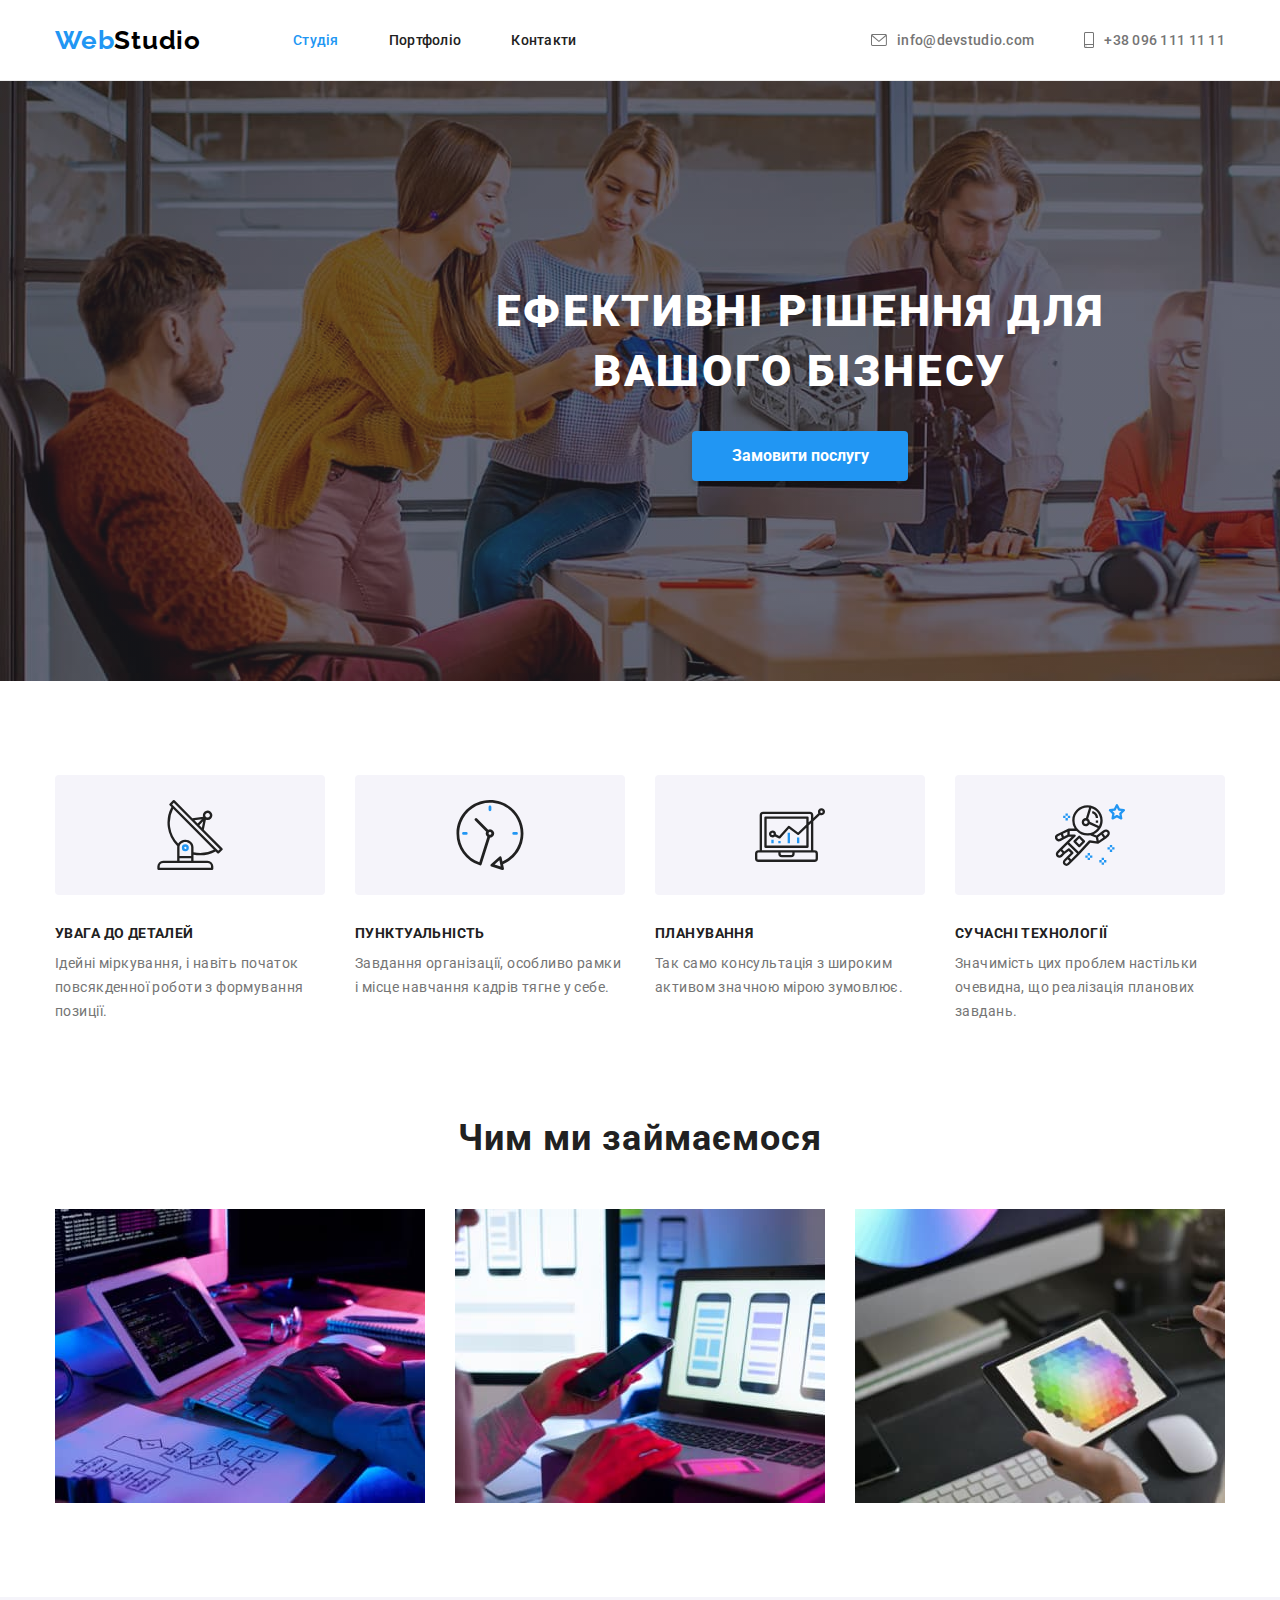
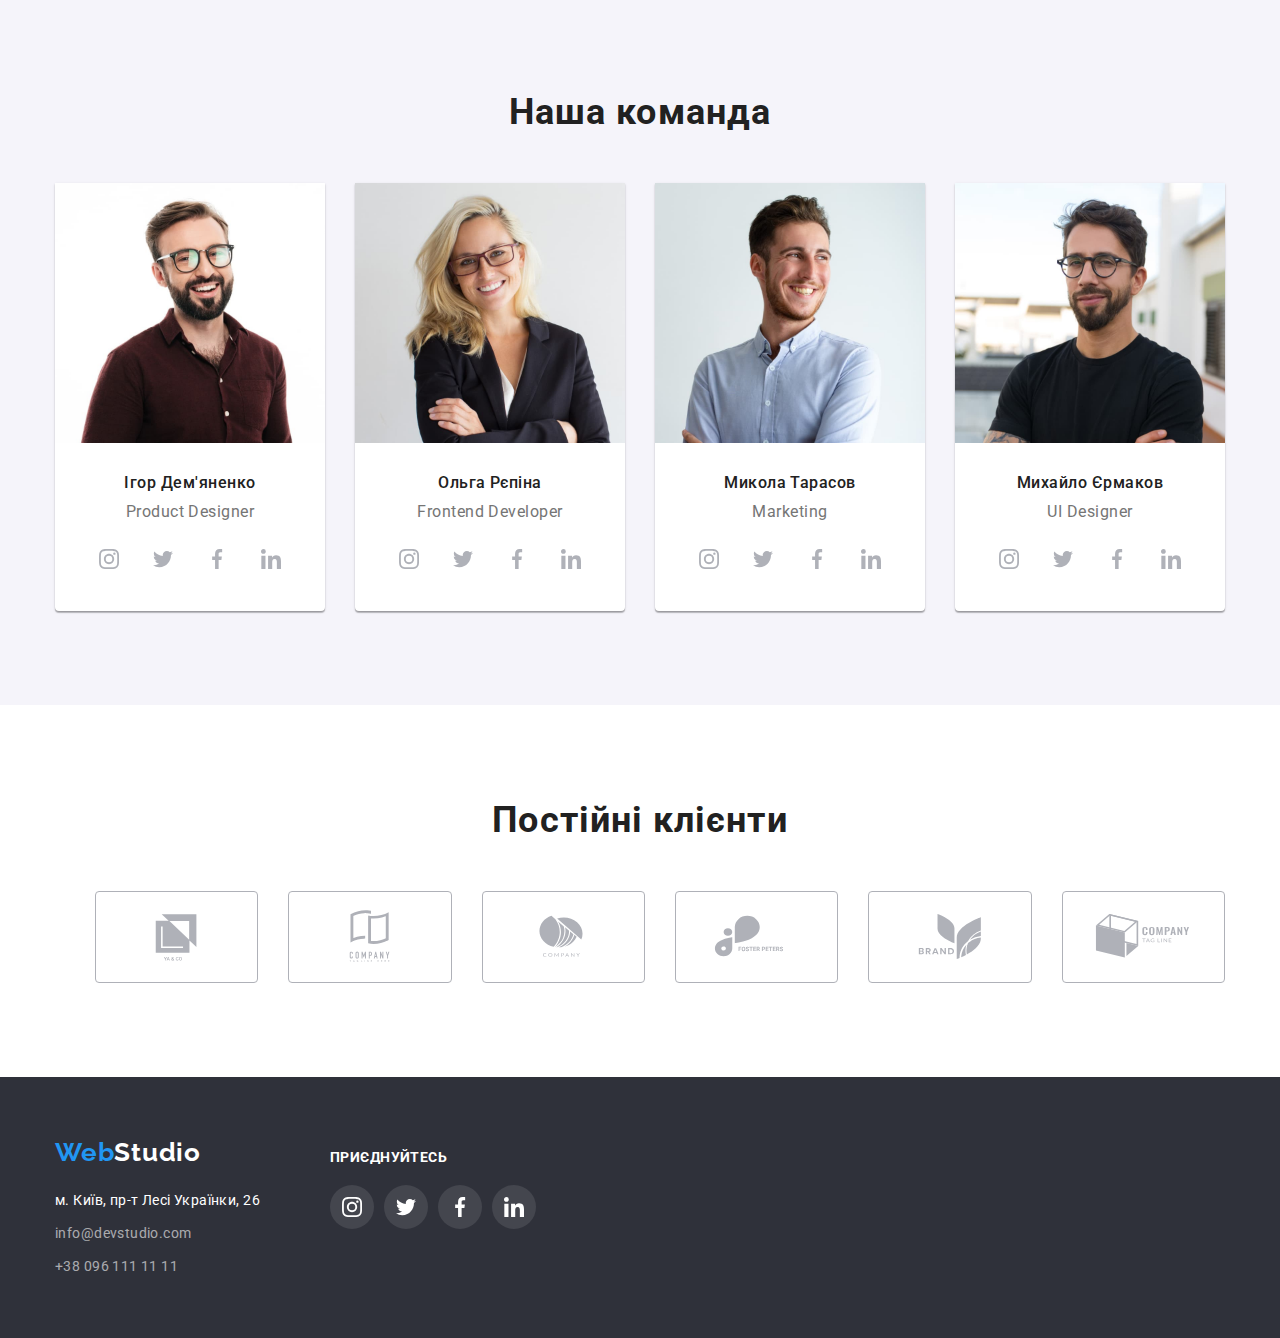
<file: index.html>
<!DOCTYPE html>
<html lang="uk">
  <head>
    <meta charset="UTF-8" />
    <meta http-equiv="X-UA-Compatible" content="IE=edge" />
    <meta name="viewport" content="width=device-width, initial-scale=1.0" />
    <link
      rel="stylesheet"
      href="https://cdnjs.cloudflare.com/ajax/libs/modern-normalize/1.1.0/modern-normalize.min.css
"
    />
    <link rel="stylesheet" href="./css/styles.css" />
    <link rel="preconnect" href="https://fonts.googleapis.com" />
    <link rel="preconnect" href="https://fonts.gstatic.com" crossorigin />
    <link
      href="https://fonts.googleapis.com/css2?family=Raleway:wght@700&family=Roboto:wght@400;500;700;900&display=swap"
      rel="stylesheet"
    />
    <title>Студія</title>
  </head>
  <body class="main">
    <!-- Шапка сайту -->
    <header class="header">
      <div class="container header-container">
        <nav class="nav">
          <a href="" class="logo"><span class="web">Web</span>Studio</a>
          <ul class="nav-list">
            <li class="nav-item">
              <a href="./index.html" class="nav-link current">Студія</a>
            </li>
            <li class="nav-item">
              <a href="./portfolio.html" class="nav-link">Портфоліо</a>
            </li>
            <li class="nav-item"><a href="" class="nav-link">Контакти</a></li>
          </ul>
        </nav>
        <ul class="header-list">
          <li class="header-item">
            <a href="mailto:info@devstudio.com" class="header-link"
              ><svg width="16px" height="12px" class="header-icon">
                <use href="./images/icons.svg#mail">
                </use></svg>info@devstudio.com</a
            >
          </li>
          <li class="header-item">
            <a href="tel:+380961111111" class="header-link"
              ><svg width="10px" height="16px" class="header-icon">
                <use href="./images/icons.svg#phone"></use></svg>+38 096 111 11 11</a
            >
          </li>
        </ul>
      </div>
    </header>
    <!-- Основний контент -->
    <main>
      <!--Вступне відео-->
      <section class="hero">
        <div class="container">
          <h1 class="hero-title">Ефективні рішення для вашого бізнесу</h1>
          <button type="button" class="hero-btn">Замовити послугу</button>
        </div>
      </section>
      <!--Перелік гарних рис-->
      <section class="ideology section">
        <div class="container ideo-container">
          <h2 class="visually-hidden">Яка наша ідеологія</h2>
          <ul class="ideology-list">
            <li class="ideology-item">
              <div class="icon-container">
                <svg width="70" height="70" class="ideo-icon">
                  <use href="./images/icons.svg#antenna"></use>
                </svg>
              </div>
              <h3 class="caution">Увага до деталей</h3>
              <p class="ideology-text">
                Ідейні міркування, і навіть початок повсякденної роботи з
                формування позиції.
              </p>
            </li>
            <li class="ideology-item">
              <div class="icon-container">
                <svg width="70" height="70" class="ideo-icon">
                  <use href="./images/icons.svg#clock"></use>
                </svg>
              </div>
              <h3 class="caution">Пунктуальність</h3>
              <p class="ideology-text">
                Завдання організації, особливо рамки і місце навчання кадрів
                тягне у себе.
              </p>
            </li>
            <li class="ideology-item">
              <div class="icon-container">
                <svg width="70" height="70" class="ideo-icon">
                  <use href="./images/icons.svg#diagram"></use>
                </svg>
              </div>

              <h3 class="caution">Планування</h3>
              <p class="ideology-text">
                Так само консультація з широким активом значною мірою зумовлює.
              </p>
            </li>
            <li class="ideology-item">
              <div class="icon-container">
                <svg width="70" height="70" class="ideo-icon">
                  <use href="./images/icons.svg#astronaut"></use>
                </svg>
              </div>

              <h3 class="caution">Сучасні технології</h3>
              <p class="ideology-text">
                Значимість цих проблем настільки очевидна, що реалізація
                планових завдань.
              </p>
            </li>
          </ul>
        </div>
      </section>
      <!--Картинки чим займаємося-->
      <section class="images section">
        <div class="container images-container">
          <h2 class="title">Чим ми займаємося</h2>
          <ul class="images-list">
            <li class="images-item">
              <img
                src="./images/box1.jpg"
                alt="Верстка на комп'ютері"
                width="370"
                class="image"
              />
            </li>
            <li>
              <img
                src="./images/box2.jpg"
                alt="З'єднання між комп'ютером та смартфоном"
                width="370"
                class="image"
              />
            </li>
            <li>
              <img
                src="./images/box3.jpg"
                alt="Дизайн на планшеті"
                width="370"
                class="image"
              />
            </li>
          </ul>
        </div>
      </section>
      <!--Люди в команді-->
      <section class="team section">
        <div class="container team-container">
          <h2 class="title">Наша команда</h2>
          <ul class="team-list">
            <li class="team-item">
              <img
                src="./images/man1.jpg"
                alt=""
                width="270"
                height="260"
                class="team-img"
              />
              <div class="team-block">
                <h3 class="team-name">Ігор Дем'яненко</h3>
                <p class="team-text">Product Designer</p>
                <!-- ІКОНКИ -->
                <ul class="icon-list">
                  <li class="icon-item">
                    <a
                      href="https://www.instagram.com/"
                      rel="noreferrer nooppener nofollow"
                      target="_blank"
                      class="team-link"
                    >
                      <svg class="team-icon" width="20" height="20">
                        <use href="./images/icons.svg#instagram"></use>
                      </svg>
                    </a>
                  </li>
                  <li class="icon-item">
                    <a
                      href="https://twitter.com/?lang=ru"
                      rel="noreferrer nooppener nofollow"
                      target="_blank"
                      class="team-link"
                    >
                      <svg class="team-icon" width="20" height="20">
                        <use href="./images/icons.svg#twitter"></use>
                      </svg>
                    </a>
                  </li>
                  <li class="icon-item">
                    <a
                      href="https://m.facebook.com/login/?locale2=ru_RU"
                      rel="noreferrer nooppener nofollow"
                      target="_blank"
                      class="team-link"
                    >
                      <svg class="team-icon" width="20" height="20">
                        <use href="./images/icons.svg#facebook"></use>
                      </svg>
                    </a>
                  </li>
                  <li class="icon-item">
                    <a
                      href="https://ua.linkedin.com/"
                      rel="noreferrer nooppener nofollow"
                      target="_blank"
                      class="team-link"
                    >
                      <svg class="team-icon" width="20" height="20">
                        <use href="./images/icons.svg#linkedin"></use>
                      </svg>
                    </a>
                  </li>
                </ul>
              </div>
            </li>
            <li class="team-item">
              <img
                src="./images/women1.jpg"
                alt=""
                width="270"
                height="260"
                class="team-img"
              />
              <div class="team-block">
                <h3 class="team-name">Ольга Рєпіна</h3>
                <p class="team-text">Frontend Developer</p>
                <!-- ІКОНКИ -->
                <ul class="icon-list">
                  <li class="icon-item">
                    <a
                      href="https://www.instagram.com/"
                      rel="noreferrer nooppener nofollow"
                      target="_blank"
                      class="team-link"
                    >
                      <svg class="team-icon" width="20" height="20">
                        <use href="./images/icons.svg#instagram"></use>
                      </svg>
                    </a>
                  </li>
                  <li class="icon-item">
                    <a
                      href="https://twitter.com/?lang=ru"
                      rel="noreferrer nooppener nofollow"
                      target="_blank"
                      class="team-link"
                    >
                      <svg class="team-icon" width="20" height="20">
                        <use href="./images/icons.svg#twitter"></use>
                      </svg>
                    </a>
                  </li>
                  <li class="icon-item">
                    <a
                      href="https://m.facebook.com/login/?locale2=ru_RU"
                      rel="noreferrer nooppener nofollow"
                      target="_blank"
                      class="team-link"
                    >
                      <svg class="team-icon" width="20" height="20">
                        <use href="./images/icons.svg#facebook"></use>
                      </svg>
                    </a>
                  </li>
                  <li class="icon-item">
                    <a
                      href="https://ua.linkedin.com/"
                      rel="noreferrer nooppener nofollow"
                      target="_blank"
                      class="team-link"
                    >
                      <svg class="team-icon" width="20" height="20">
                        <use href="./images/icons.svg#linkedin"></use>
                      </svg>
                    </a>
                  </li>
                </ul>
              </div>
            </li>
            <li class="team-item">
              <img
                src="./images/man2.jpg"
                alt=""
                width="270"
                height="260"
                class="teamteam-img"
              />
              <div class="team-block">
                <h3 class="team-name">Микола Тарасов</h3>
                <p class="team-text">Marketing</p>
                <!-- ІКОНКИ -->
                <ul class="icon-list">
                  <li class="icon-item">
                    <a
                      href="https://www.instagram.com/"
                      rel="noreferrer nooppener nofollow"
                      target="_blank"
                      class="team-link"
                    >
                      <svg class="team-icon" width="20" height="20">
                        <use href="./images/icons.svg#instagram"></use>
                      </svg>
                    </a>
                  </li>
                  <li class="icon-item">
                    <a
                      href="https://twitter.com/?lang=ru"
                      rel="noreferrer nooppener nofollow"
                      target="_blank"
                      class="team-link"
                    >
                      <svg class="team-icon" width="20" height="20">
                        <use href="./images/icons.svg#twitter"></use>
                      </svg>
                    </a>
                  </li>
                  <li class="icon-item">
                    <a
                      href="https://m.facebook.com/login/?locale2=ru_RU"
                      rel="noreferrer nooppener nofollow"
                      target="_blank"
                      class="team-link"
                    >
                      <svg class="team-icon" width="20" height="20">
                        <use href="./images/icons.svg#facebook"></use>
                      </svg>
                    </a>
                  </li>
                  <li class="icon-item">
                    <a
                      href="https://ua.linkedin.com/"
                      rel="noreferrer nooppener nofollow"
                      target="_blank"
                      class="team-link"
                    >
                      <svg class="team-icon" width="20" height="20">
                        <use href="./images/icons.svg#linkedin"></use>
                      </svg>
                    </a>
                  </li>
                </ul>
              </div>
            </li>
            <li class="team-item">
              <img src="./images/man3.jpg" alt="" width="270" height="260" />
              <div class="team-block">
                <h3 class="team-name">Михайло Єрмаков</h3>
                <p class="team-text">UI Designer</p>
                <!-- ІКОНКИ -->
                <ul class="icon-list">
                  <li class="icon-item">
                    <a
                      href="https://www.instagram.com/"
                      rel="noreferrer nooppener nofollow"
                      target="_blank"
                      class="team-link"
                    >
                      <svg class="team-icon" width="20" height="20">
                        <use href="./images/icons.svg#instagram"></use>
                      </svg>
                    </a>
                  </li>
                  <li class="icon-item">
                    <a
                      href="https://twitter.com/?lang=ru"
                      rel="noreferrer nooppener nofollow"
                      target="_blank"
                      class="team-link"
                    >
                      <svg class="team-icon" width="20" height="20">
                        <use href="./images/icons.svg#twitter"></use>
                      </svg>
                    </a>
                  </li>
                  <li class="icon-item">
                    <a
                      href="https://m.facebook.com/login/?locale2=ru_RU"
                      rel="noreferrer nooppener nofollow"
                      target="_blank"
                      class="team-link"
                    >
                      <svg class="team-icon" width="20" height="20">
                        <use href="./images/icons.svg#facebook"></use>
                      </svg>
                    </a>
                  </li>
                  <li class="icon-item">
                    <a
                      href="https://ua.linkedin.com/"
                      rel="noreferrer nooppener nofollow"
                      target="_blank"
                      class="team-link"
                    >
                      <svg class="team-icon" width="20" height="20">
                        <use href="./images/icons.svg#linkedin"></use>
                      </svg>
                    </a>
                  </li>
                </ul>
              </div>
            </li>
          </ul>
        </div>
      </section>
      <!-- Постійні клієнти -->
      <section class="section">
        <div class="container">
          <h2 class="title">Постійні клієнти</h2>
          <ul class="clients-list">
            <li class="clients-item">
              <a href="" class="clients-link">
                <svg width="106" height="60">
                  <use href="./images/icons.svg#logo-1"></use>
                </svg>
              </a>
            </li>
            <li class="clients-item">
              <a href="" class="clients-link">
                <svg width="106" height="60">
                  <use href="./images/icons.svg#logo-2"></use>
                </svg>
              </a>
            </li>
            <li class="clients-item">
              <a href="" class="clients-link">
                <svg width="106" height="60">
                  <use href="./images/icons.svg#logo-3"></use>
                </svg>
              </a>
            </li>
            <li class="clients-item">
              <a href="" class="clients-link">
                <svg width="106" height="60">
                  <use href="./images/icons.svg#logo-4"></use>
                </svg>
              </a>
            </li>
            <li class="clients-item">
              <a href="" class="clients-link">
                <svg width="106" height="60">
                  <use href="./images/icons.svg#logo-5"></use>
                </svg>
              </a>
            </li>
            <li class="clients-item">
              <a href="" class="clients-link">
                <svg width="106" height="60">
                  <use href="./images/icons.svg#logo-6"></use>
                </svg>
              </a>
            </li>
          </ul>
        </div>
      </section>
    </main>
    <!-- Футер -->
    <footer class="footer">
      <div class="container footer-container">
        <address class="address">
          <a href="" class="footer-logo"><span class="web">Web</span>Studio</a>
          <ul class="address-list">
            <li class="address-item">
              <a
                href="https://www.google.com.ua/maps/place/%D0%B1%D1%83%D0%BB.+%D0%9B%D0%B5%D1%81%D0%B8+%D0%A3%D0%BA%D1%80%D0%B0%D0%B8%D0%BD%D0%BA%D0%B8,+26,+%D0%9A%D0%B8%D0%B5%D0%B2,+02000/@50.4265807,30.5361971,17z/data=!3m1!4b1!4m5!3m4!1s0x40d4cf0e033ecbe9:0x57a4dffefec77da0!8m2!3d50.4265807!4d30.5383858?hl=ru"
                target="_blank"
                rel="noopener noreferrer"
                class="address-map"
                >м. Київ, пр-т Лесі Українки, 26</a
              >
            </li>
            <li class="address-item">
              <a href="mailto:info@devstudio.com" class="address-mail"
                >info@devstudio.com</a
              >
            </li>
            <li class="address-item">
              <a href="tel:+380961111111" class="address-tel"
                >+38 096 111 11 11</a
              >
            </li>
          </ul>
        </address>
        <div class="subscribe">
          <h2 class="links-title">Приєднуйтесь</h2>
          <ul class="links-list">
            <li class="links-item">
              <a
                class="subs-link"
                href="https://www.instagram.com/"
                rel="noreferrer nooppener nofollow"
                target="_blank"
              >
                <svg width="20" height="20">
                  <use href="./images/icons.svg#instagram"></use>
                </svg>
              </a>
            </li>
            <li class="links-item">
              <a
                class="subs-link"
                href="https://twitter.com/?lang=ru"
                rel="noreferrer nooppener nofollow"
                target="_blank"
              >
                <svg width="20" height="20">
                  <use href="./images/icons.svg#twitter"></use>
                </svg>
              </a>
            </li>
            <li class="links-item">
              <a
                class="subs-link"
                href="https://m.facebook.com/login/?locale2=ru_RU"
                rel="noreferrer nooppener nofollow"
                target="_blank"
              >
                <svg width="20" height="20">
                  <use href="./images/icons.svg#facebook"></use>
                </svg>
              </a>
            </li>
            <li class="links-item">
              <a
                class="subs-link"
                href="https://ua.linkedin.com/"
                rel="noreferrer nooppener nofollow"
                target="_blank"
              >
                <svg width="20" height="20">
                  <use href="./images/icons.svg#linkedin"></use>
                </svg>
              </a>
            </li>
          </ul>
        </div>
      </div>
    </footer>
  </body>
</html>
</file>
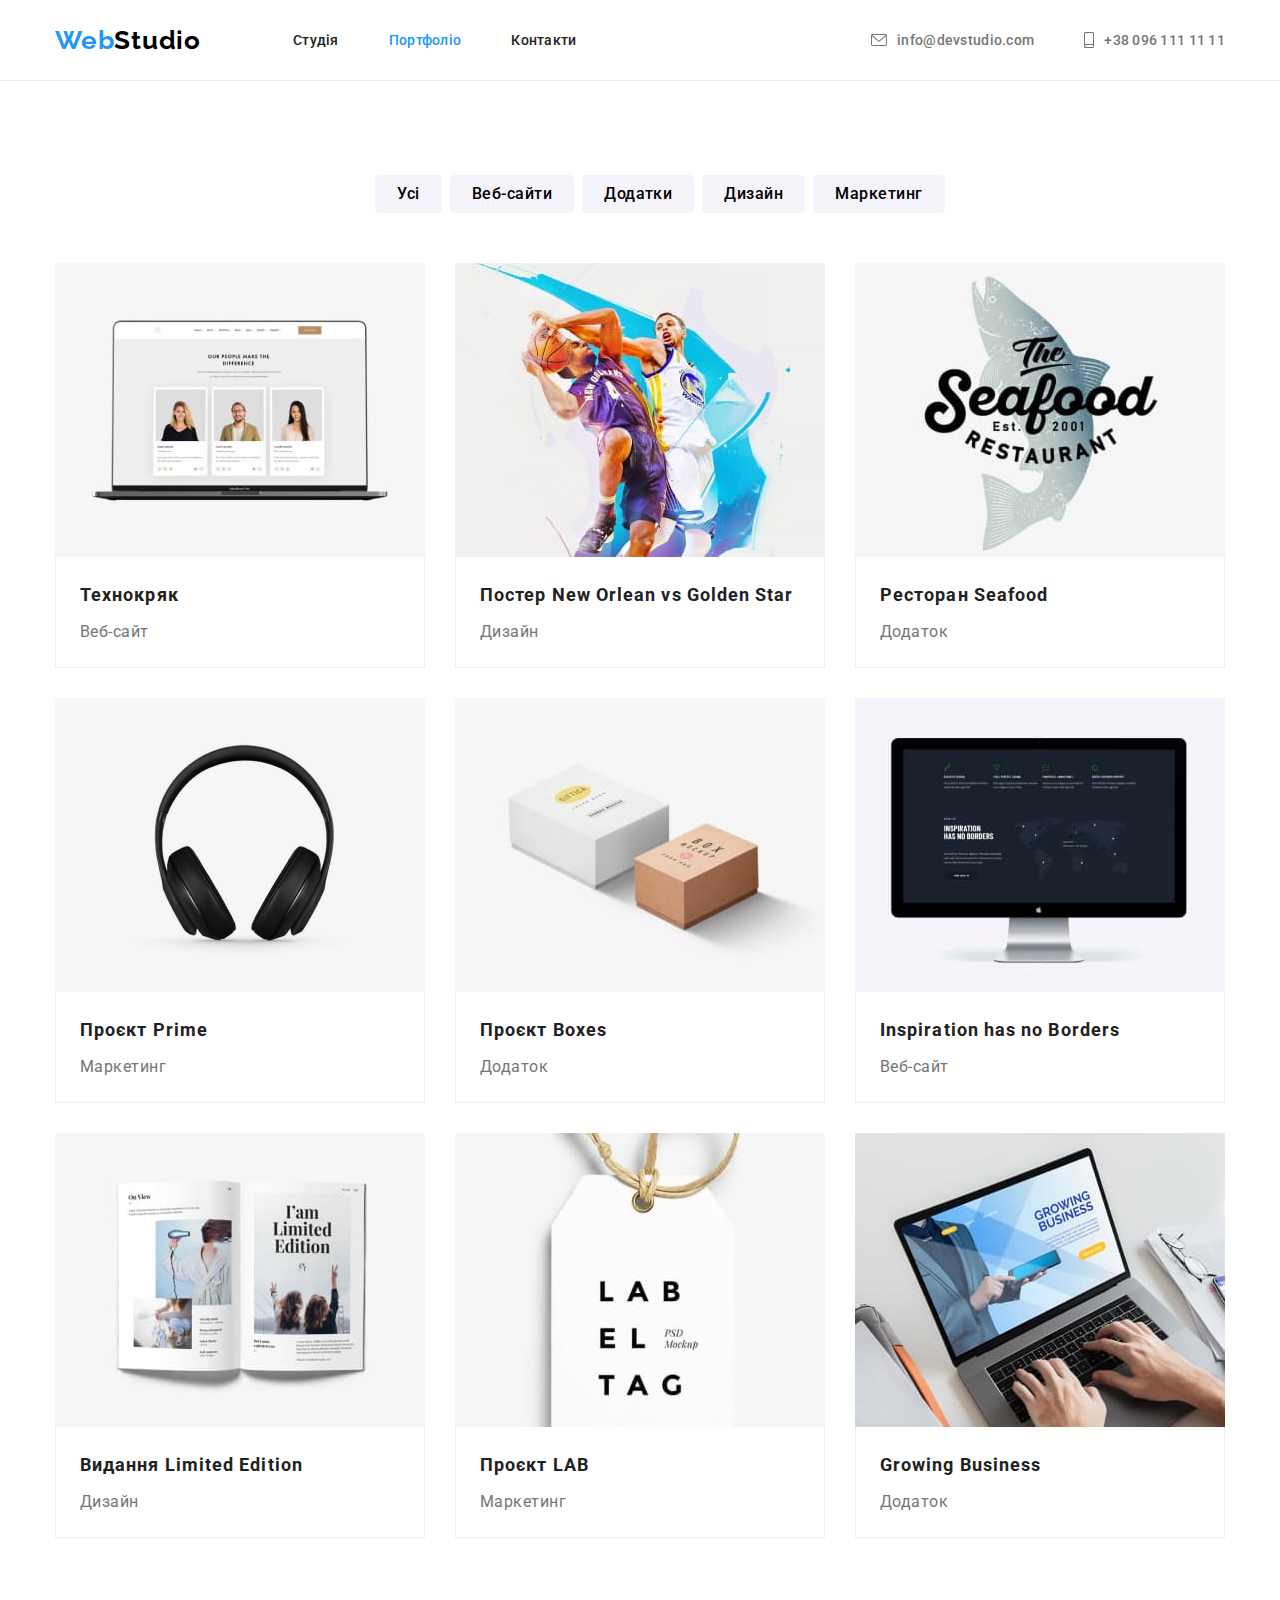
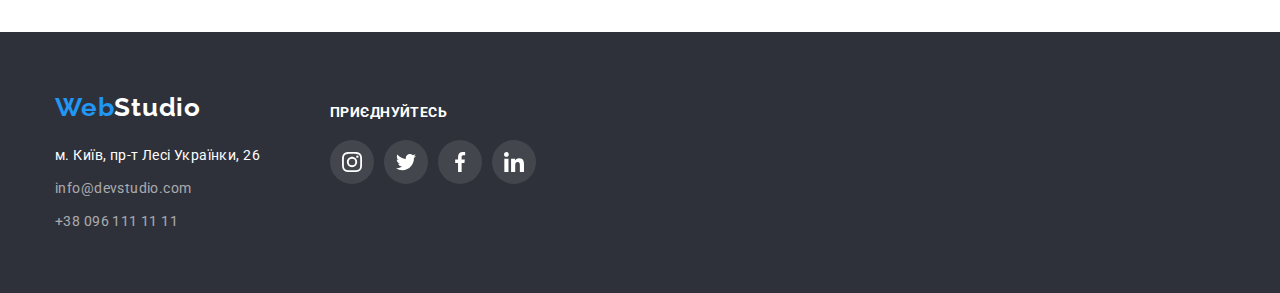
<file: portfolio.html>
<!DOCTYPE html>
<html lang="uk">
  <head>
    <meta charset="UTF-8" />
    <meta http-equiv="X-UA-Compatible" content="IE=edge" />
    <meta name="viewport" content="width=device-width, initial-scale=1.0" />
    <link
      rel="stylesheet"
      href="https://cdnjs.cloudflare.com/ajax/libs/modern-normalize/1.1.0/modern-normalize.min.css
"
    />
    <link rel="stylesheet" href="./css/styles.css" />
    <link rel="preconnect" href="https://fonts.googleapis.com" />
    <link rel="preconnect" href="https://fonts.gstatic.com" crossorigin />
    <link
      href="https://fonts.googleapis.com/css2?family=Raleway:wght@700&family=Roboto:wght@400;500;700;900&display=swap"
      rel="stylesheet"
    />
    <title>Студія</title>
  </head>
  <body class="main">
    <!-- Шапка сайту -->
    <header class="header">
      <div class="container header-container">
        <nav class="nav">
          <a href="" class="logo"><span class="web">Web</span>Studio</a>
          <ul class="nav-list">
            <li class="nav-item">
              <a href="./index.html" class="nav-link">Студія</a>
            </li>
            <li class="nav-item">
              <a href="./portfolio.html" class="nav-link current">Портфоліо</a>
            </li>
            <li class="nav-item"><a href="" class="nav-link">Контакти</a></li>
          </ul>
        </nav>
        <ul class="header-list">
          <li class="header-item">
            <a href="mailto:info@devstudio.com" class="header-link"
              ><svg width="16px" height="12px" class="header-icon">
                <use href="./images/icons.svg#mail"></use></svg>info@devstudio.com</a
            >
          </li>
          <li class="header-item">
            <a href="tel:+380961111111" class="header-link"
              ><svg width="10px" height="16px" class="header-icon">
                <use href="./images/icons.svg#phone"></use></svg>+38 096 111 11 11</a
            >
          </li>
        </ul>
      </div>
    </header>

    <!-- Головний контент -->
    <main>
      <section class="section-port section">
        <!-- BTN`S START -->
        <div class="container">
          <h1 class="visually-hidden">Портфоліо</h1>
          <ul class="port-btns">
            <li><button class="port-btn" type="button">Усі</button></li>
            <li><button class="port-btn" type="button">Веб-сайти</button></li>
            <li><button class="port-btn" type="button">Додатки</button></li>
            <li><button class="port-btn" type="button">Дизайн</button></li>
            <li><button class="port-btn" type="button">Маркетинг</button></li>
          </ul>
          <!-- BTN`S END -->

          <!-- ITEM`S START -->
          <ul class="port-list">
            <li class="port-item">
              <a href="" class="port-link"
                ><img src="./images/portfolio1.jpg" alt="" width="370" />
                <div class="port-box">
                  <h2 class="port-titles">Технокряк</h2>
                  <p class="port-text">Веб-сайт</p>
                </div></a
              >
            </li>
            <li class="port-item">
              <a href="" class="port-link"
                ><img src="./images/portfolio2.jpg" alt="" width="370" />
                <div class="port-box">
                  <h2 class="port-titles">Постер New Orlean vs Golden Star</h2>
                  <p class="port-text">Дизайн</p>
                </div></a
              >
            </li>
            <li class="port-item">
              <a href="" class="port-link"
                ><img src="./images/portfolio3.jpg" alt="" width="370" />
                <div class="port-box">
                  <h2 class="port-titles">Ресторан Seafood</h2>
                  <p class="port-text">Додаток</p>
                </div></a
              >
            </li>
            <li class="port-item">
              <a href="" class="port-link"
                ><img src="./images/portfolio4.jpg" alt="" width="370" />
                <div class="port-box">
                  <h2 class="port-titles">Проєкт Prime</h2>
                  <p class="port-text">Маркетинг</p>
                </div></a
              >
            </li>
            <li class="port-item">
              <a href="" class="port-link"
                ><img src="./images/portfolio5.jpg" alt="" width="370" />
                <div class="port-box">
                  <h2 class="port-titles">Проєкт Boxes</h2>
                  <p class="port-text">Додаток</p>
                </div></a
              >
            </li>
            <li class="port-item">
              <a href="" class="port-link"
                ><img src="./images/portfolio6.jpg" alt="" width="370" />
                <div class="port-box">
                  <h2 class="port-titles">Inspiration has no Borders</h2>
                  <p class="port-text">Веб-сайт</p>
                </div></a
              >
            </li>
            <li class="port-item">
              <a href="" class="port-link"
                ><img src="./images/portfolio7.jpg" alt="" width="370" />
                <div class="port-box">
                  <h2 class="port-titles">Видання Limited Edition</h2>
                  <p class="port-text">Дизайн</p>
                </div></a
              >
            </li>
            <li class="port-item">
              <a href="" class="port-link"
                ><img src="./images/portfolio8.jpg" alt="" width="370" />
                <div class="port-box">
                  <h2 class="port-titles">Проєкт LAB</h2>
                  <p class="port-text">Маркетинг</p>
                </div></a
              >
            </li>
            <li class="port-item">
              <a href="" class="port-link"
                ><img src="./images/portfolio9.jpg" alt="" width="370" />
                <div class="port-box">
                  <h2 class="port-titles">Growing Business</h2>
                  <p class="port-text">Додаток</p>
                </div></a
              >
            </li>
          </ul>
          <!-- ITEM`S END -->
        </div>
      </section>
    </main>
    <!-- Футер -->
    <footer class="footer">
      <div class="container footer-container">
        <address class="address">
          <a href="" class="footer-logo"><span class="web">Web</span>Studio</a>
          <ul class="address-list">
            <li class="address-item">
              <a
                href="https://www.google.com.ua/maps/place/%D0%B1%D1%83%D0%BB.+%D0%9B%D0%B5%D1%81%D0%B8+%D0%A3%D0%BA%D1%80%D0%B0%D0%B8%D0%BD%D0%BA%D0%B8,+26,+%D0%9A%D0%B8%D0%B5%D0%B2,+02000/@50.4265807,30.5361971,17z/data=!3m1!4b1!4m5!3m4!1s0x40d4cf0e033ecbe9:0x57a4dffefec77da0!8m2!3d50.4265807!4d30.5383858?hl=ru"
                target="_blank"
                rel="noopener noreferrer"
                class="address-map"
                >м. Київ, пр-т Лесі Українки, 26</a
              >
            </li>
            <li class="address-item">
              <a href="mailto:info@devstudio.com" class="address-mail"
                >info@devstudio.com</a
              >
            </li>
            <li class="address-item">
              <a href="tel:+380961111111" class="address-tel"
                >+38 096 111 11 11</a
              >
            </li>
          </ul>
        </address>
        <div class="subscribe">
          <h2 class="links-title">Приєднуйтесь</h2>
          <ul class="links-list">
            <li class="links-item">
              <a
                class="subs-link"
                href="https://www.instagram.com/"
                rel="noreferrer nooppener nofollow"
                target="_blank"
              >
                <svg width="20" height="20">
                  <use href="./images/icons.svg#instagram"></use>
                </svg>
              </a>
            </li>
            <li class="links-item">
              <a
                class="subs-link"
                href="https://twitter.com/?lang=ru"
                rel="noreferrer nooppener nofollow"
                target="_blank"
              >
                <svg width="20" height="20">
                  <use href="./images/icons.svg#twitter"></use>
                </svg>
              </a>
            </li>
            <li class="links-item">
              <a
                class="subs-link"
                href="https://m.facebook.com/login/?locale2=ru_RU"
                rel="noreferrer nooppener nofollow"
                target="_blank"
              >
                <svg width="20" height="20">
                  <use href="./images/icons.svg#facebook"></use>
                </svg>
              </a>
            </li>
            <li class="links-item">
              <a
                class="subs-link"
                href="https://ua.linkedin.com/"
                rel="noreferrer nooppener nofollow"
                target="_blank"
              >
                <svg width="20" height="20">
                  <use href="./images/icons.svg#linkedin"></use>
                </svg>
              </a>
            </li>
          </ul>
        </div>
      </div>
    </footer>
  </body>
</html>
</file>
<file: css/styles.css>
:root {
    /* Кольори макету */

    --main-clr: #2196F3;
    --dark-grey-clr: #2F313A;
    --light-clr: #F5F5F5;
    --light-grey-clr: #F5F4FA;
    --grey-txt-clr: #757575;
    --dark-txt-clr: #212121;
    --light-txt-clr: #FFFFFF;
    --foot-grey-clr: rgba(255, 255, 255, 0.6);
    --dark-clr: #000000;
    --btn-active: #188CE8;
    --icon-color: #AFB1B8;


    /* Шрифти макету */

    --main-font: 'Roboto',
        sans-serif;
    --logo-font: 'Raleway',
        sans-serif;


}



.main {
    font-family: var(--main-font);
    color: var(--dark-txt-clr);
    margin: 0;

}

h1,
h2,
h3,
h4,
h5,
h6,
p,
ul {
    margin: 0;
}

img {
    display: block;
}


.container {
    width: 1200px;
    padding: 0 15px;
    margin: 0 auto;

}

.visually-hidden {
    position: absolute;
    white-space: nowrap;
    width: 1px;
    height: 1px;
    overflow: hidden;
    border: 0;
    padding: 0;
    clip: rect(0 0 0 0);
    clip-path: inset(50%);
    margin: -1px;
}


.section {
    padding: 94px 0;
}

.header-container,
.nav {
    display: flex;
    align-items: center;
    margin-right: auto;

}



.header-list,
.nav-list {
    display: flex;
    gap: 50px;
    padding: 0;
}



/* Початок nav */

.logo,
.logo:focus {
    font-family: var(--logo-font);
    font-weight: 700;
    font-size: 26px;
    line-height: calc(31 / 26);
    letter-spacing: 0.03em;
    color: var(--dark-clr);
    text-decoration: none;
    list-style: none;
    margin-right: 92px;
}



.web {
    color: var(--main-clr);

}

/* Початок шапки */

.header {
    background-color: var(--light-txt-clr);
    font-weight: 500;
    font-size: 14px;
    line-height: calc(16 / 14);
    letter-spacing: 0.02em;
    font-family: var(--main-font);
    border-bottom: 1px solid #ECECEC;
}


.header-list,
.nav-list,
.header-list:focus {
    list-style: none;
    padding: 0;
}



.nav-link {

    text-decoration: none;
    color: inherit;
    padding: 32px 0;

}

.nav-link:hover,
.nav-link:focus {
    color: var(--main-clr);
}

.current {
    color: var(--main-clr);
}

/* Кінець nav */

/* Початок контактів */

.header-link {
    display: flex;
    gap: 10px;
    align-items: center;
    list-style: none;
    font-weight: 500;
    font-size: 14px;
    line-height: calc(16 / 14);
    letter-spacing: 0.02em;
    color: var(--grey-txt-clr);
    fill: var(--grey-txt-clr);
    text-decoration: none;
    padding: 32px 0;
}

.header-link:hover,
.header-link:focus {
    color: var(--main-clr);
    fill: var(--main-clr);
}



/* Кінець контактів */



/* Початок основного контенту */


/* Герой */
.hero {
    background-color: var(--dark-grey-clr);
    padding: 200px 0;
    text-align: center;
    background-image: linear-gradient(rgba(47, 48, 58, 0.4), rgba(47, 48, 58, 0.4)), url(../images/hero_photo.jpg);
    background-size: cover;
    background-repeat: no-repeat;
    width: 1600px;
    height: 600px;
    margin: 0 auto;
    background-position: center;
}




.hero-title {
    font-weight: 900;
    font-size: 44px;
    line-height: calc(60 / 44);
    letter-spacing: 0.06em;
    text-transform: uppercase;
    color: var(--light-txt-clr);
    flex-wrap: wrap;
    width: 696px;
    margin: 0 auto 30px;


}

.hero-btn {
    background-color: var(--main-clr);
    color: var(--light-txt-clr);
    cursor: pointer;
    font-weight: 700;
    font-size: 16px;
    line-height: calc(30 / 16);
    text-align: center;
    box-shadow: 0px 4px 4px rgba(0, 0, 0, 0.15);
    border-radius: 4px;
    border: transparent;
    padding: 10px 32px;
    width: 216px;

}

.hero-btn:hover {
    background-color: var(--btn-active);
}

/* Герой кінець */

/* Перелік гарних рис */


.ideology {
    padding-bottom: 0;
}


.caution {
    font-weight: 700;
    font-size: 14px;
    line-height: calc(16 / 14);
    letter-spacing: 0.03em;
    text-transform: uppercase;
    margin-bottom: 10px;

}

.ideo-container {
    display: flex;
    align-items: center;

}

.caution,
.ideology-text {

    flex-wrap: wrap;

}

.ideology-list {

    list-style: none;
    display: flex;
    gap: 30px;
    padding: 0;

}

.ideology-item {
    flex-basis: calc((100% - 90px) / 4);
}

.ideology-text {
    font-size: 14px;
    line-height: calc(24 / 14);
    letter-spacing: 0.03em;
    color: var(--grey-txt-clr);
}

.icon-container {
    height: 120px;
    background-color: var(--light-grey-clr);
    border-radius: 4px;
    margin-bottom: 30px;
    display: flex;
    justify-content: center;
    align-items: center;

}



/* Кінець гарних рис */


/* Чим займаємося */


.images-container {
    display: flex;
    flex-direction: column;
    justify-content: center;
}

.title {
    font-weight: 700;
    font-size: 36px;
    line-height: calc(42 / 36);
    text-align: center;
    letter-spacing: 0.03em;
    margin-bottom: 50px;
}

.images-list {
    list-style: none;
    display: flex;
    gap: 30px;
    padding: 0;
}



/* Кінець чим займаємося */


/* Люди в команді */

.team {
    background-color: var(--light-grey-clr);

}

.team-container {
    display: flex;
    flex-direction: column;

}



.team-list {
    list-style: none;
    display: flex;
    gap: 30px;
    padding: 0;

}

.team-block {
    padding: 30px 0;
}

.team-item {
    box-shadow: 0px 1px 3px rgba(0, 0, 0, 0.12), 0px 1px 1px rgba(0, 0, 0, 0.14), 0px 2px 1px rgba(0, 0, 0, 0.2);
    border-radius: 0px 0px 4px 4px;
    width: 270px;
    background-color: var(--light-txt-clr);
}

.team-name {
    font-weight: 500;
    font-size: 16px;
    line-height: calc(19 / 16);
    text-align: center;
    letter-spacing: 0.03em;
    margin-bottom: 10px;


}

.team-text {
    font-size: 16px;
    line-height: calc(19 / 16);
    text-align: center;
    letter-spacing: 0.03em;
    color: var(--grey-txt-clr);

}

.team-link {
    display: flex;
    border-radius: 50%;
    width: 44px;
    height: 44px;
    justify-content: center;
    align-items: center;
    cursor: pointer;
    fill: var(--icon-color);

}


.team-link:hover,
.icon-link:focus {
    background-color: var(--main-clr);
    fill: var(--light-txt-clr);
}

.icon-list {
    list-style: none;
    display: flex;
    gap: 10px;
    justify-content: center;
    align-items: center;
    padding: 0;
    margin-top: 16px;
}





/* кінець люди в команді */


/* ПОСТІЙНІ КЛІЄНТИ */

.clients-list {
    list-style: none;
    display: flex;
    justify-content: center;
    align-items: center;
    gap: 30px;
}

.clients-link {
    display: flex;
    height: 92px;
    justify-content: center;
    align-items: center;
    cursor: pointer;
    fill: var(--icon-color);
    border: 1px solid var(--icon-color);
    border-radius: 4px;

}

.clients-item {
    flex-basis: calc((100% - 150px) / 6);
}


.clients-link:hover,
.clients-link:focus {
    fill: var(--main-clr);
    border-color: var(--main-clr);
    border-radius: 4px;
}


/* Футер початок */

.footer {
    background-color: var(--dark-grey-clr);
    display: flex;
    align-items: center;
    padding: 60px 0;
}


.footer-logo {
    font-family: var(--logo-font);
    font-weight: 700;
    font-size: 26px;
    line-height: calc(31 / 26);
    letter-spacing: 0.03em;
    color: var(--light-txt-clr);
    list-style: none;
    text-decoration: none;
    display: inline-block;
    margin-bottom: 20px;
    font-style: normal;
}



.address-item:not(:last-child) {
    margin-bottom: 9px;
}



.address-map {
    font-weight: 400;
    font-size: 14px;
    line-height: calc(24 / 14);
    letter-spacing: 0.03em;
    color: var(--light-txt-clr);
    text-decoration: none;
    font-style: normal;

}

.address-tel,
.address-mail {
    font-weight: 400;
    font-size: 14px;
    line-height: calc(24 / 14);
    letter-spacing: 0.03em;
    color: var(--foot-grey-clr);
    text-decoration: none;
    font-style: normal;


}

.address-tel {
    margin: 0;
}

.address-list {
    list-style: none;
    padding: 0;
}

.address-tel:hover,
.address-mail:hover,
.address-map:hover,
.address-tel:focus,
.address-mail:focus,
.address-map:focus {
    color: var(--main-clr);

}

.links-title {
    text-transform: uppercase;
    font-weight: 700;
    font-size: 14px;
    line-height: 16px;
    letter-spacing: 0.03em;
    color: var(--light-txt-clr);
    padding-top: 12px;
    margin-bottom: 20px;
}

.address {
    margin-right: 70px;
}

.footer-container {
    display: flex;
}


.links-list {
    list-style: none;
    display: flex;
    justify-content: center;
    align-items: center;
    gap: 10px;
    padding: 0;

}

.subs-link {
    background-color: rgba(255, 255, 255, 0.1);
    fill: var(--light-txt-clr);
    display: flex;
    border-radius: 50%;
    width: 44px;
    height: 44px;
    justify-content: center;
    align-items: center;
    cursor: pointer;
}

.subs-link:hover,
.subs-link:focus {
    background-color: var(--main-clr);
    fill: var(--light-txt-clr);
}

/* Кінець футеру */





/* ПОРТФОЛІО */




.port-btns {
    list-style: none;
    display: flex;
    justify-content: center;
    gap: 8px;
    margin-bottom: 50px;
}

.port-btn {
    cursor: pointer;
    background-color: var(--light-grey-clr);
    border: 0;
    font-family: inherit;
    font-weight: 500;
    font-size: 16px;
    line-height: calc(26 / 16);
    text-align: center;
    letter-spacing: 0.03em;
    padding: 6px 22px;
    border-radius: 4px;
}


.port-btn:hover,
.port-btn:focus {
    background-color: var(--main-clr);
    color: var(--light-txt-clr);
    box-shadow: 0px 3px 1px rgba(0, 0, 0, 0.1), 0px 1px 2px rgba(0, 0, 0, 0.08), 0px 2px 2px rgba(0, 0, 0, 0.12);

}

.port-box {
    padding: 20px 24px;
    border-right: 1px solid #EEEEEE;
    border-bottom: 1px solid #EEEEEE;
    border-left: 1px solid #EEEEEE;
}

.port-list {
    display: flex;
    flex-wrap: wrap;
    gap: 30px;
    padding: 0;
}

.port-item {
    list-style: none;
    width: calc((100% - 60px) / 3);
    padding: 0;
}

.port-link {
    display: block;
    text-decoration: none;
    color: inherit;
}

.port-titles {
    font-weight: 700;
    font-size: 18px;
    line-height: calc(36 / 18);
    letter-spacing: 0.06em;
    margin-bottom: 4px;
}

.port-text {
    font-size: 16px;
    line-height: calc(30 / 16);
    letter-spacing: 0.03em;
    color: var(--grey-txt-clr);
}

.port-link:hover,
.port-link:focus {
    box-shadow: 0px 1px 1px rgba(0, 0, 0, 0.12), 0px 4px 4px rgba(0, 0, 0, 0.06), 1px 4px 6px rgba(0, 0, 0, 0.16);
}
</file>
